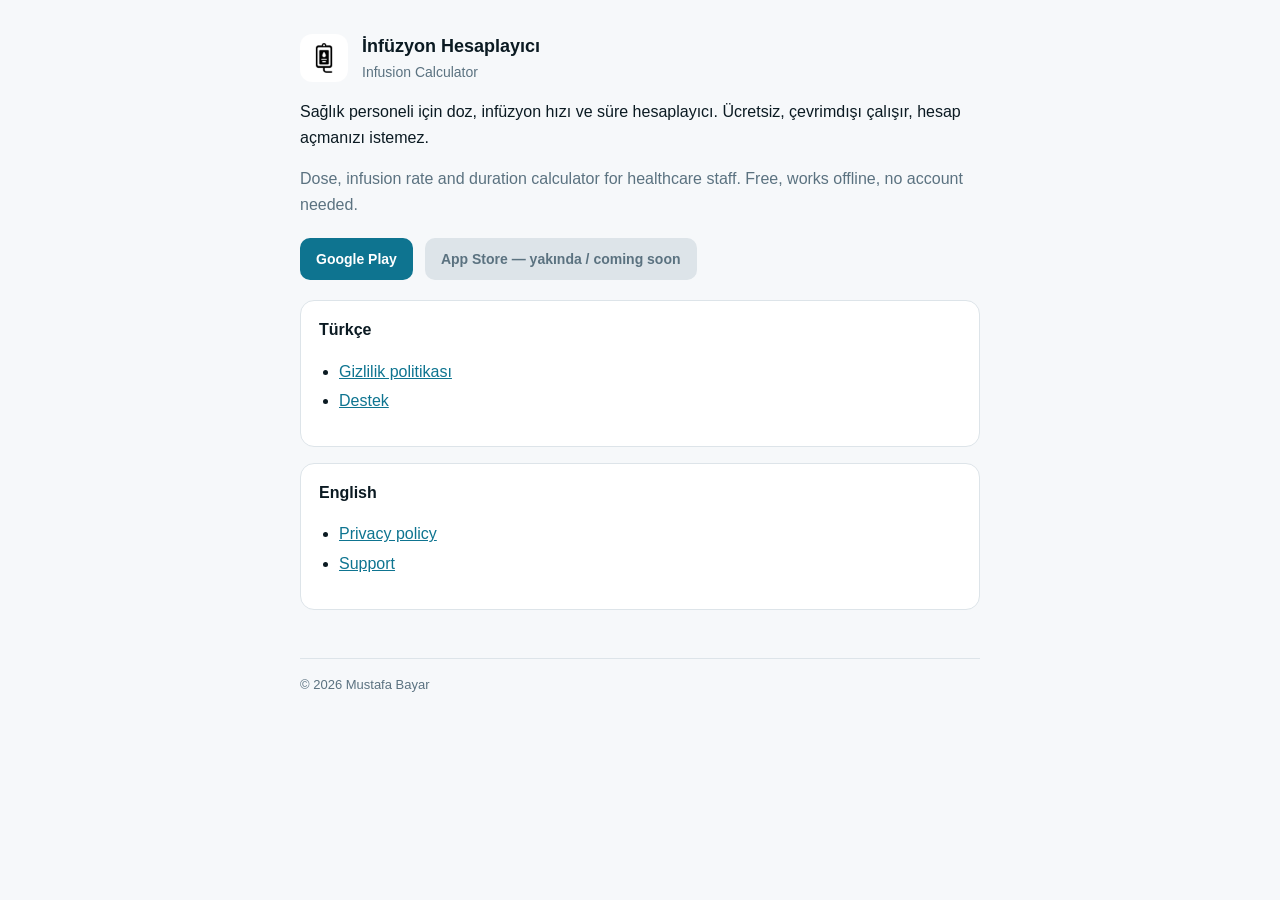
<file: index.html>
<!doctype html>
<html lang="tr">
<head>
<meta charset="utf-8">
<meta name="viewport" content="width=device-width, initial-scale=1">
<title>İnfüzyon Hesaplayıcı</title>
<meta name="description" content="Sağlık personeli için IV infüzyon, doz ve pompa hızı hesaplayıcı. Çevrimdışı, ücretsiz.">
<link rel="icon" href="ikon.png">
<link rel="stylesheet" href="style.css">
</head>
<body>
<main>
  <header>
    <img src="ikon.png" alt="">
    <div>
      <div class="ad">İnfüzyon Hesaplayıcı</div>
      <div class="alt">Infusion Calculator</div>
    </div>
  </header>

  <p>Sağlık personeli için doz, infüzyon hızı ve süre hesaplayıcı. Ücretsiz, çevrimdışı çalışır, hesap açmanızı istemez.</p>
  <p lang="en" class="alt" style="color:var(--solgun)">Dose, infusion rate and duration calculator for healthcare staff. Free, works offline, no account needed.</p>

  <div class="rozetler">
    <a class="rozet" href="https://play.google.com/store/apps/details?id=com.mustafa.medicalcalculator">Google Play</a>
    <span class="rozet pasif">App Store — yakında / coming soon</span>
  </div>

  <div class="kart">
    <strong>Türkçe</strong>
    <ul>
      <li><a href="gizlilik.html">Gizlilik politikası</a></li>
      <li><a href="destek.html">Destek</a></li>
    </ul>
  </div>
  <div class="kart" lang="en">
    <strong>English</strong>
    <ul>
      <li><a href="privacy.html">Privacy policy</a></li>
      <li><a href="support.html">Support</a></li>
    </ul>
  </div>

  <footer>© 2026 Mustafa Bayar</footer>
</main>
</body>
</html>
</file>
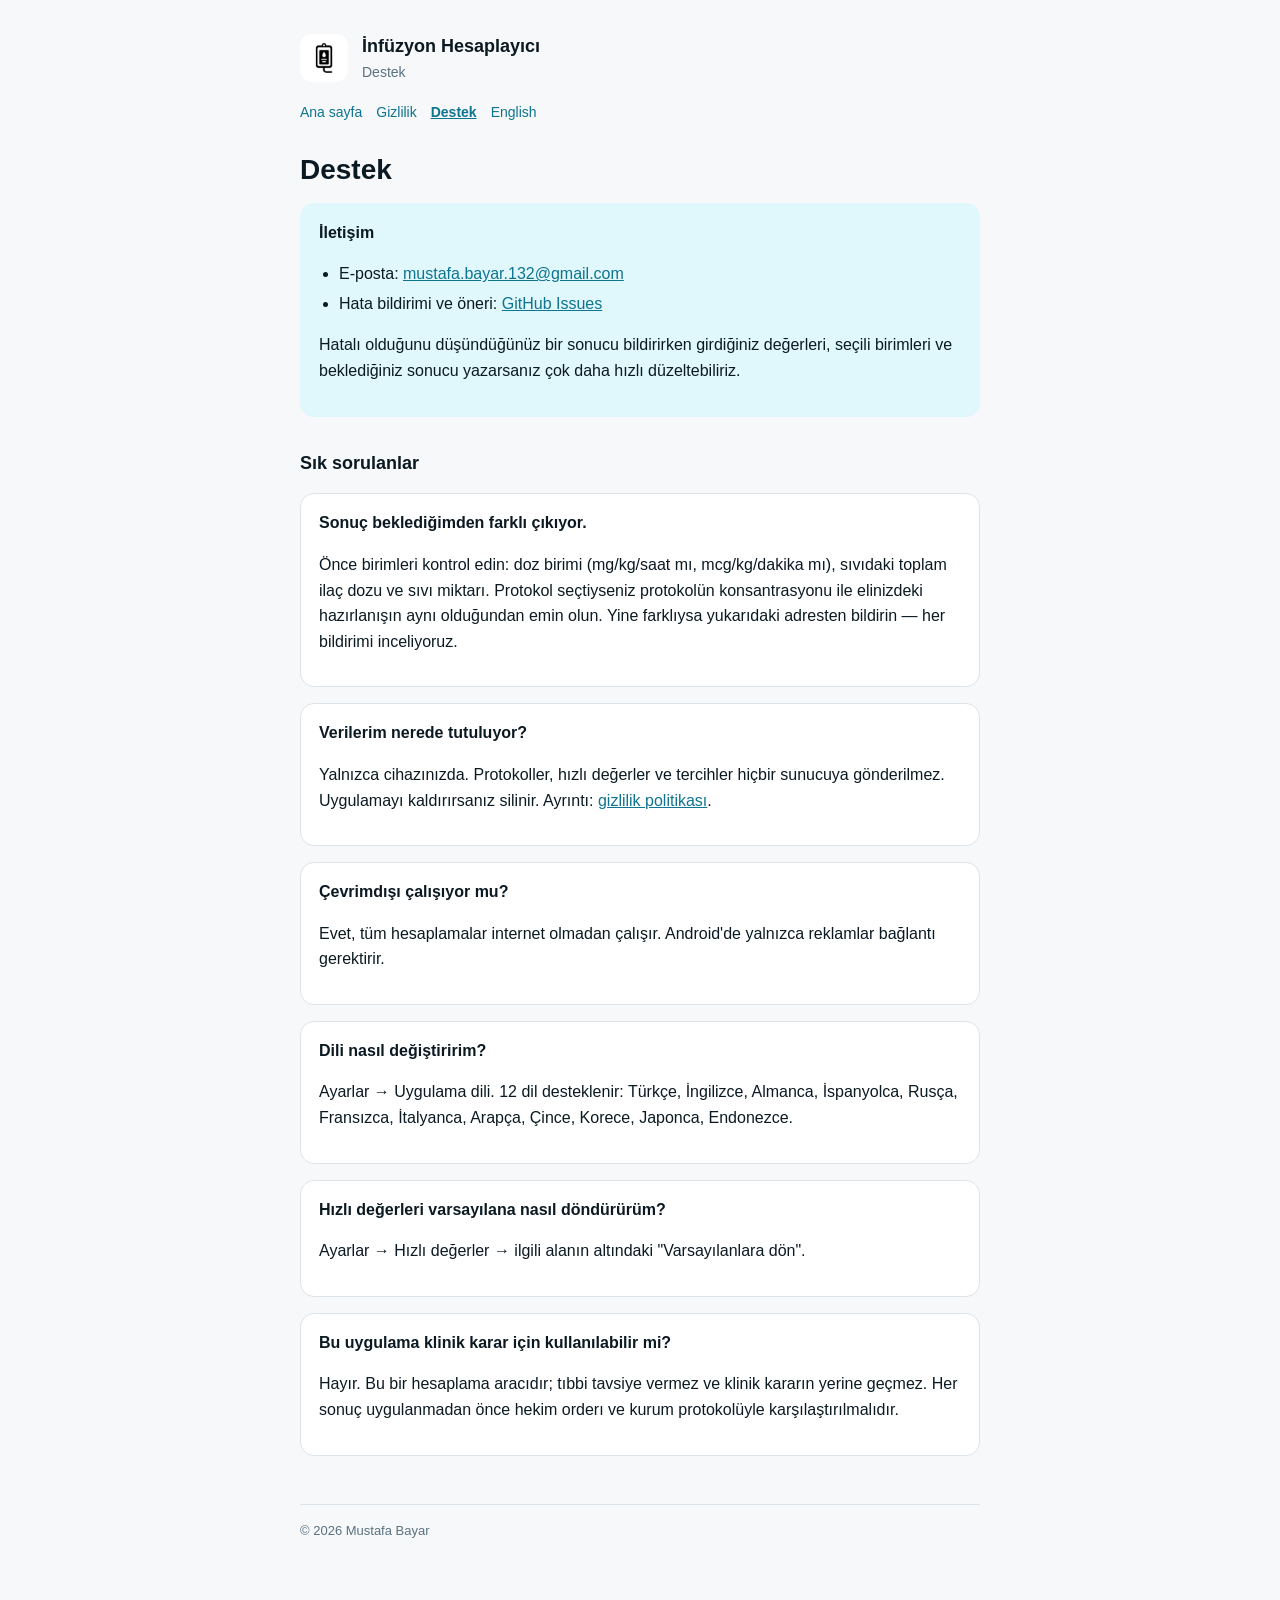
<file: destek.html>
<!doctype html>
<html lang="tr">
<head>
<meta charset="utf-8">
<meta name="viewport" content="width=device-width, initial-scale=1">
<title>Destek — İnfüzyon Hesaplayıcı</title>
<link rel="icon" href="ikon.png">
<link rel="stylesheet" href="style.css">
</head>
<body>
<main>
  <header>
    <img src="ikon.png" alt="">
    <div><div class="ad">İnfüzyon Hesaplayıcı</div><div class="alt">Destek</div></div>
  </header>
  <nav>
    <a href="index.html">Ana sayfa</a>
    <a href="gizlilik.html">Gizlilik</a>
    <a href="destek.html" aria-current="page">Destek</a>
    <a href="support.html" class="dil" lang="en">English</a>
  </nav>

  <h1>Destek</h1>

  <div class="kart vurgu" id="iletisim">
    <strong>İletişim</strong>
    <ul>
      <li>E-posta: <a href="mailto:mustafa.bayar.132@gmail.com">mustafa.bayar.132@gmail.com</a></li>
      <li>Hata bildirimi ve öneri: <a href="https://github.com/mustafabyr/infusion-calculator-site/issues">GitHub Issues</a></li>
    </ul>
    <p>Hatalı olduğunu düşündüğünüz bir sonucu bildirirken girdiğiniz değerleri, seçili birimleri ve beklediğiniz sonucu yazarsanız çok daha hızlı düzeltebiliriz.</p>
  </div>

  <h2>Sık sorulanlar</h2>

  <div class="kart">
    <strong>Sonuç beklediğimden farklı çıkıyor.</strong>
    <p>Önce birimleri kontrol edin: doz birimi (mg/kg/saat mı, mcg/kg/dakika mı), sıvıdaki toplam ilaç dozu ve sıvı miktarı. Protokol seçtiyseniz protokolün konsantrasyonu ile elinizdeki hazırlanışın aynı olduğundan emin olun. Yine farklıysa yukarıdaki adresten bildirin — her bildirimi inceliyoruz.</p>
  </div>

  <div class="kart">
    <strong>Verilerim nerede tutuluyor?</strong>
    <p>Yalnızca cihazınızda. Protokoller, hızlı değerler ve tercihler hiçbir sunucuya gönderilmez. Uygulamayı kaldırırsanız silinir. Ayrıntı: <a href="gizlilik.html">gizlilik politikası</a>.</p>
  </div>

  <div class="kart">
    <strong>Çevrimdışı çalışıyor mu?</strong>
    <p>Evet, tüm hesaplamalar internet olmadan çalışır. Android'de yalnızca reklamlar bağlantı gerektirir.</p>
  </div>

  <div class="kart">
    <strong>Dili nasıl değiştiririm?</strong>
    <p>Ayarlar → Uygulama dili. 12 dil desteklenir: Türkçe, İngilizce, Almanca, İspanyolca, Rusça, Fransızca, İtalyanca, Arapça, Çince, Korece, Japonca, Endonezce.</p>
  </div>

  <div class="kart">
    <strong>Hızlı değerleri varsayılana nasıl döndürürüm?</strong>
    <p>Ayarlar → Hızlı değerler → ilgili alanın altındaki "Varsayılanlara dön".</p>
  </div>

  <div class="kart">
    <strong>Bu uygulama klinik karar için kullanılabilir mi?</strong>
    <p>Hayır. Bu bir hesaplama aracıdır; tıbbi tavsiye vermez ve klinik kararın yerine geçmez. Her sonuç uygulanmadan önce hekim orderı ve kurum protokolüyle karşılaştırılmalıdır.</p>
  </div>

  <footer>© 2026 Mustafa Bayar</footer>
</main>
</body>
</html>
</file>
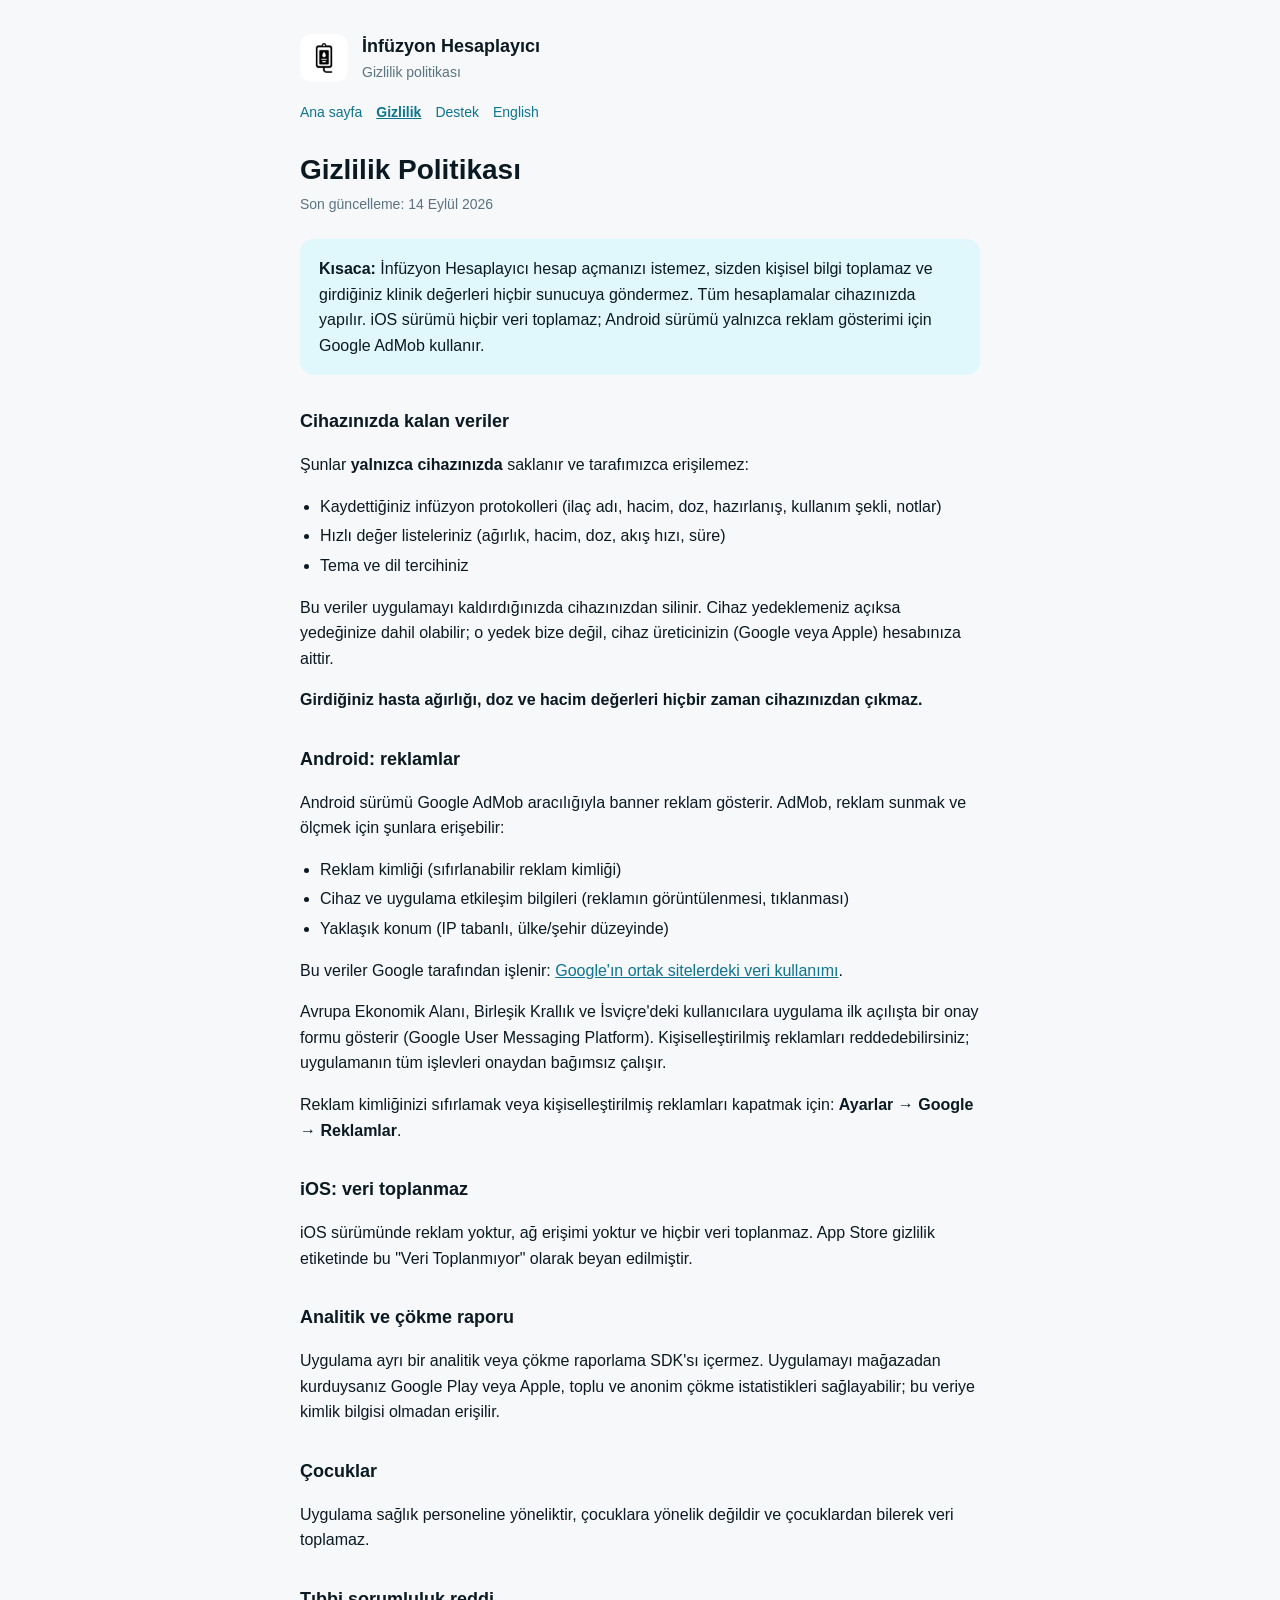
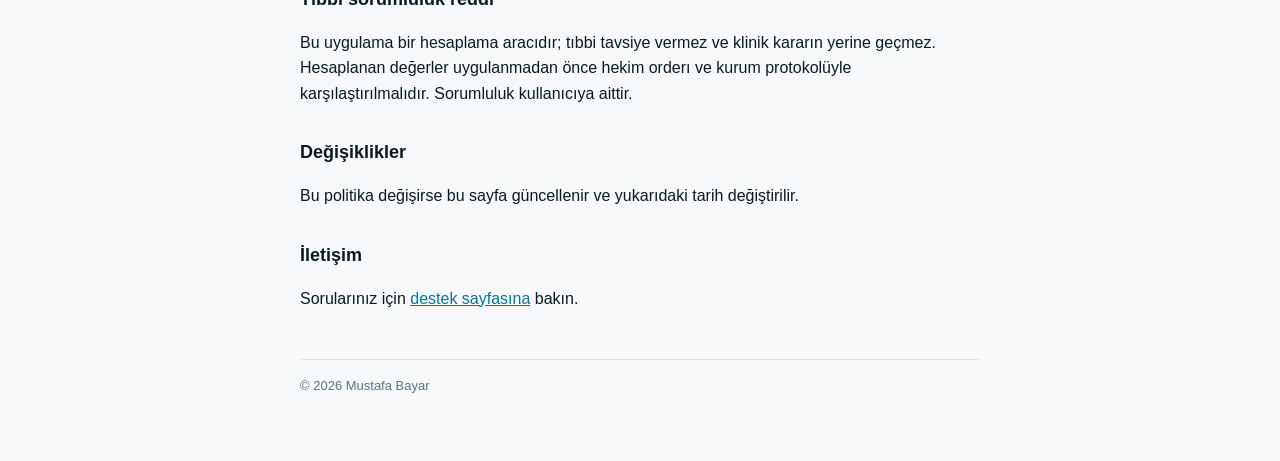
<file: gizlilik.html>
<!doctype html>
<html lang="tr">
<head>
<meta charset="utf-8">
<meta name="viewport" content="width=device-width, initial-scale=1">
<title>Gizlilik Politikası — İnfüzyon Hesaplayıcı</title>
<link rel="icon" href="ikon.png">
<link rel="stylesheet" href="style.css">
</head>
<body>
<main>
  <header>
    <img src="ikon.png" alt="">
    <div><div class="ad">İnfüzyon Hesaplayıcı</div><div class="alt">Gizlilik politikası</div></div>
  </header>
  <nav>
    <a href="index.html">Ana sayfa</a>
    <a href="gizlilik.html" aria-current="page">Gizlilik</a>
    <a href="destek.html">Destek</a>
    <a href="privacy.html" class="dil" lang="en">English</a>
  </nav>

  <h1>Gizlilik Politikası</h1>
  <p class="tarih">Son güncelleme: 14 Eylül 2026</p>

  <div class="kart vurgu">
    <strong>Kısaca:</strong> İnfüzyon Hesaplayıcı hesap açmanızı istemez, sizden kişisel bilgi toplamaz ve girdiğiniz klinik değerleri hiçbir sunucuya göndermez. Tüm hesaplamalar cihazınızda yapılır. iOS sürümü hiçbir veri toplamaz; Android sürümü yalnızca reklam gösterimi için Google AdMob kullanır.
  </div>

  <h2>Cihazınızda kalan veriler</h2>
  <p>Şunlar <strong>yalnızca cihazınızda</strong> saklanır ve tarafımızca erişilemez:</p>
  <ul>
    <li>Kaydettiğiniz infüzyon protokolleri (ilaç adı, hacim, doz, hazırlanış, kullanım şekli, notlar)</li>
    <li>Hızlı değer listeleriniz (ağırlık, hacim, doz, akış hızı, süre)</li>
    <li>Tema ve dil tercihiniz</li>
  </ul>
  <p>Bu veriler uygulamayı kaldırdığınızda cihazınızdan silinir. Cihaz yedeklemeniz açıksa yedeğinize dahil olabilir; o yedek bize değil, cihaz üreticinizin (Google veya Apple) hesabınıza aittir.</p>
  <p><strong>Girdiğiniz hasta ağırlığı, doz ve hacim değerleri hiçbir zaman cihazınızdan çıkmaz.</strong></p>

  <h2>Android: reklamlar</h2>
  <p>Android sürümü Google AdMob aracılığıyla banner reklam gösterir. AdMob, reklam sunmak ve ölçmek için şunlara erişebilir:</p>
  <ul>
    <li>Reklam kimliği (sıfırlanabilir reklam kimliği)</li>
    <li>Cihaz ve uygulama etkileşim bilgileri (reklamın görüntülenmesi, tıklanması)</li>
    <li>Yaklaşık konum (IP tabanlı, ülke/şehir düzeyinde)</li>
  </ul>
  <p>Bu veriler Google tarafından işlenir: <a href="https://policies.google.com/technologies/partner-sites">Google'ın ortak sitelerdeki veri kullanımı</a>.</p>
  <p>Avrupa Ekonomik Alanı, Birleşik Krallık ve İsviçre'deki kullanıcılara uygulama ilk açılışta bir onay formu gösterir (Google User Messaging Platform). Kişiselleştirilmiş reklamları reddedebilirsiniz; uygulamanın tüm işlevleri onaydan bağımsız çalışır.</p>
  <p>Reklam kimliğinizi sıfırlamak veya kişiselleştirilmiş reklamları kapatmak için: <strong>Ayarlar → Google → Reklamlar</strong>.</p>

  <h2>iOS: veri toplanmaz</h2>
  <p>iOS sürümünde reklam yoktur, ağ erişimi yoktur ve hiçbir veri toplanmaz. App Store gizlilik etiketinde bu "Veri Toplanmıyor" olarak beyan edilmiştir.</p>

  <h2>Analitik ve çökme raporu</h2>
  <p>Uygulama ayrı bir analitik veya çökme raporlama SDK'sı içermez. Uygulamayı mağazadan kurduysanız Google Play veya Apple, toplu ve anonim çökme istatistikleri sağlayabilir; bu veriye kimlik bilgisi olmadan erişilir.</p>

  <h2>Çocuklar</h2>
  <p>Uygulama sağlık personeline yöneliktir, çocuklara yönelik değildir ve çocuklardan bilerek veri toplamaz.</p>

  <h2>Tıbbi sorumluluk reddi</h2>
  <p>Bu uygulama bir hesaplama aracıdır; tıbbi tavsiye vermez ve klinik kararın yerine geçmez. Hesaplanan değerler uygulanmadan önce hekim orderı ve kurum protokolüyle karşılaştırılmalıdır. Sorumluluk kullanıcıya aittir.</p>

  <h2>Değişiklikler</h2>
  <p>Bu politika değişirse bu sayfa güncellenir ve yukarıdaki tarih değiştirilir.</p>

  <h2>İletişim</h2>
  <p>Sorularınız için <a href="destek.html">destek sayfasına</a> bakın.</p>

  <footer>© 2026 Mustafa Bayar</footer>
</main>
</body>
</html>
</file>
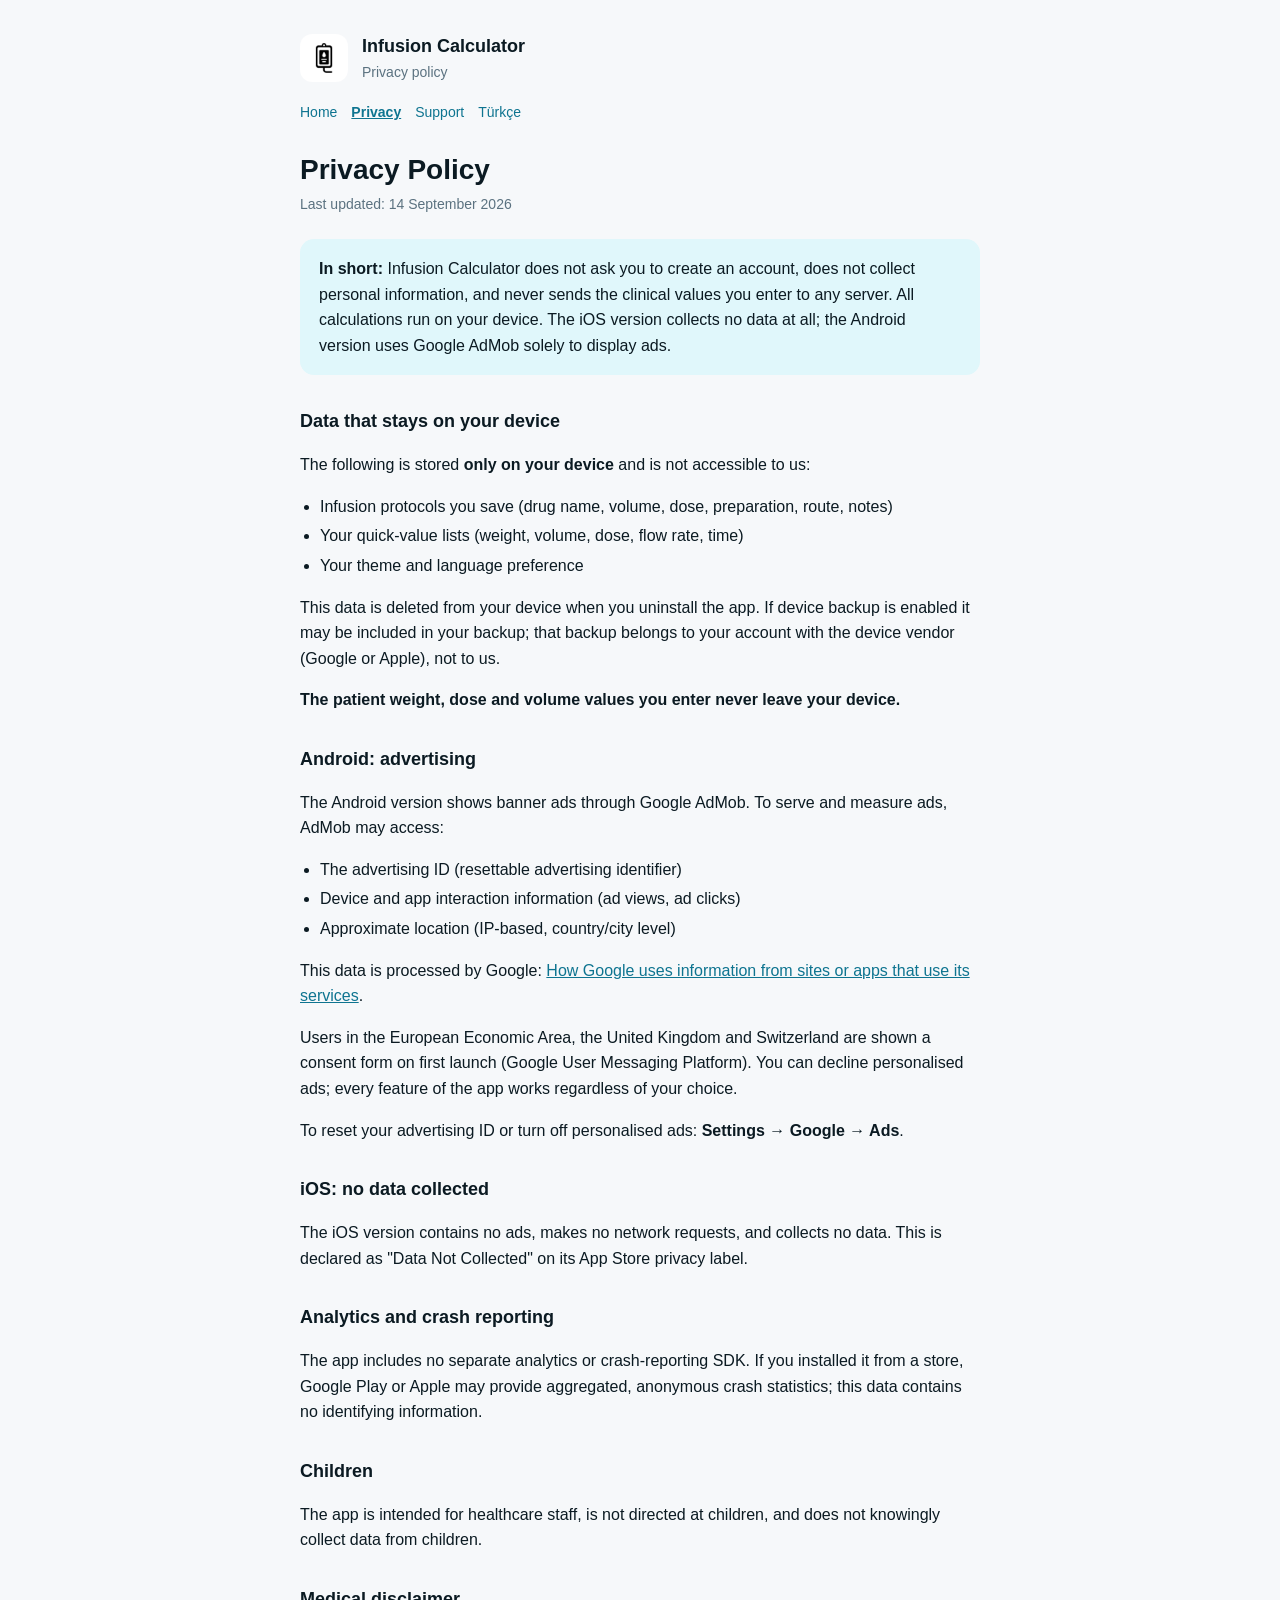
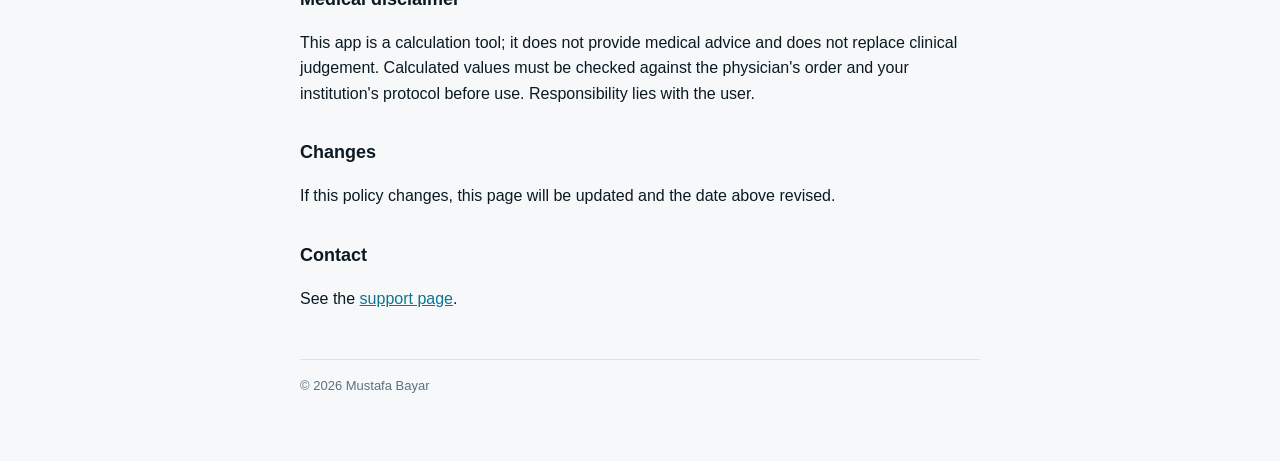
<file: privacy.html>
<!doctype html>
<html lang="en">
<head>
<meta charset="utf-8">
<meta name="viewport" content="width=device-width, initial-scale=1">
<title>Privacy Policy — Infusion Calculator</title>
<link rel="icon" href="ikon.png">
<link rel="stylesheet" href="style.css">
</head>
<body>
<main>
  <header>
    <img src="ikon.png" alt="">
    <div><div class="ad">Infusion Calculator</div><div class="alt">Privacy policy</div></div>
  </header>
  <nav>
    <a href="index.html">Home</a>
    <a href="privacy.html" aria-current="page">Privacy</a>
    <a href="support.html">Support</a>
    <a href="gizlilik.html" class="dil" lang="tr">Türkçe</a>
  </nav>

  <h1>Privacy Policy</h1>
  <p class="tarih">Last updated: 14 September 2026</p>

  <div class="kart vurgu">
    <strong>In short:</strong> Infusion Calculator does not ask you to create an account, does not collect personal information, and never sends the clinical values you enter to any server. All calculations run on your device. The iOS version collects no data at all; the Android version uses Google AdMob solely to display ads.
  </div>

  <h2>Data that stays on your device</h2>
  <p>The following is stored <strong>only on your device</strong> and is not accessible to us:</p>
  <ul>
    <li>Infusion protocols you save (drug name, volume, dose, preparation, route, notes)</li>
    <li>Your quick-value lists (weight, volume, dose, flow rate, time)</li>
    <li>Your theme and language preference</li>
  </ul>
  <p>This data is deleted from your device when you uninstall the app. If device backup is enabled it may be included in your backup; that backup belongs to your account with the device vendor (Google or Apple), not to us.</p>
  <p><strong>The patient weight, dose and volume values you enter never leave your device.</strong></p>

  <h2>Android: advertising</h2>
  <p>The Android version shows banner ads through Google AdMob. To serve and measure ads, AdMob may access:</p>
  <ul>
    <li>The advertising ID (resettable advertising identifier)</li>
    <li>Device and app interaction information (ad views, ad clicks)</li>
    <li>Approximate location (IP-based, country/city level)</li>
  </ul>
  <p>This data is processed by Google: <a href="https://policies.google.com/technologies/partner-sites">How Google uses information from sites or apps that use its services</a>.</p>
  <p>Users in the European Economic Area, the United Kingdom and Switzerland are shown a consent form on first launch (Google User Messaging Platform). You can decline personalised ads; every feature of the app works regardless of your choice.</p>
  <p>To reset your advertising ID or turn off personalised ads: <strong>Settings → Google → Ads</strong>.</p>

  <h2>iOS: no data collected</h2>
  <p>The iOS version contains no ads, makes no network requests, and collects no data. This is declared as "Data Not Collected" on its App Store privacy label.</p>

  <h2>Analytics and crash reporting</h2>
  <p>The app includes no separate analytics or crash-reporting SDK. If you installed it from a store, Google Play or Apple may provide aggregated, anonymous crash statistics; this data contains no identifying information.</p>

  <h2>Children</h2>
  <p>The app is intended for healthcare staff, is not directed at children, and does not knowingly collect data from children.</p>

  <h2>Medical disclaimer</h2>
  <p>This app is a calculation tool; it does not provide medical advice and does not replace clinical judgement. Calculated values must be checked against the physician's order and your institution's protocol before use. Responsibility lies with the user.</p>

  <h2>Changes</h2>
  <p>If this policy changes, this page will be updated and the date above revised.</p>

  <h2>Contact</h2>
  <p>See the <a href="support.html">support page</a>.</p>

  <footer>© 2026 Mustafa Bayar</footer>
</main>
</body>
</html>
</file>
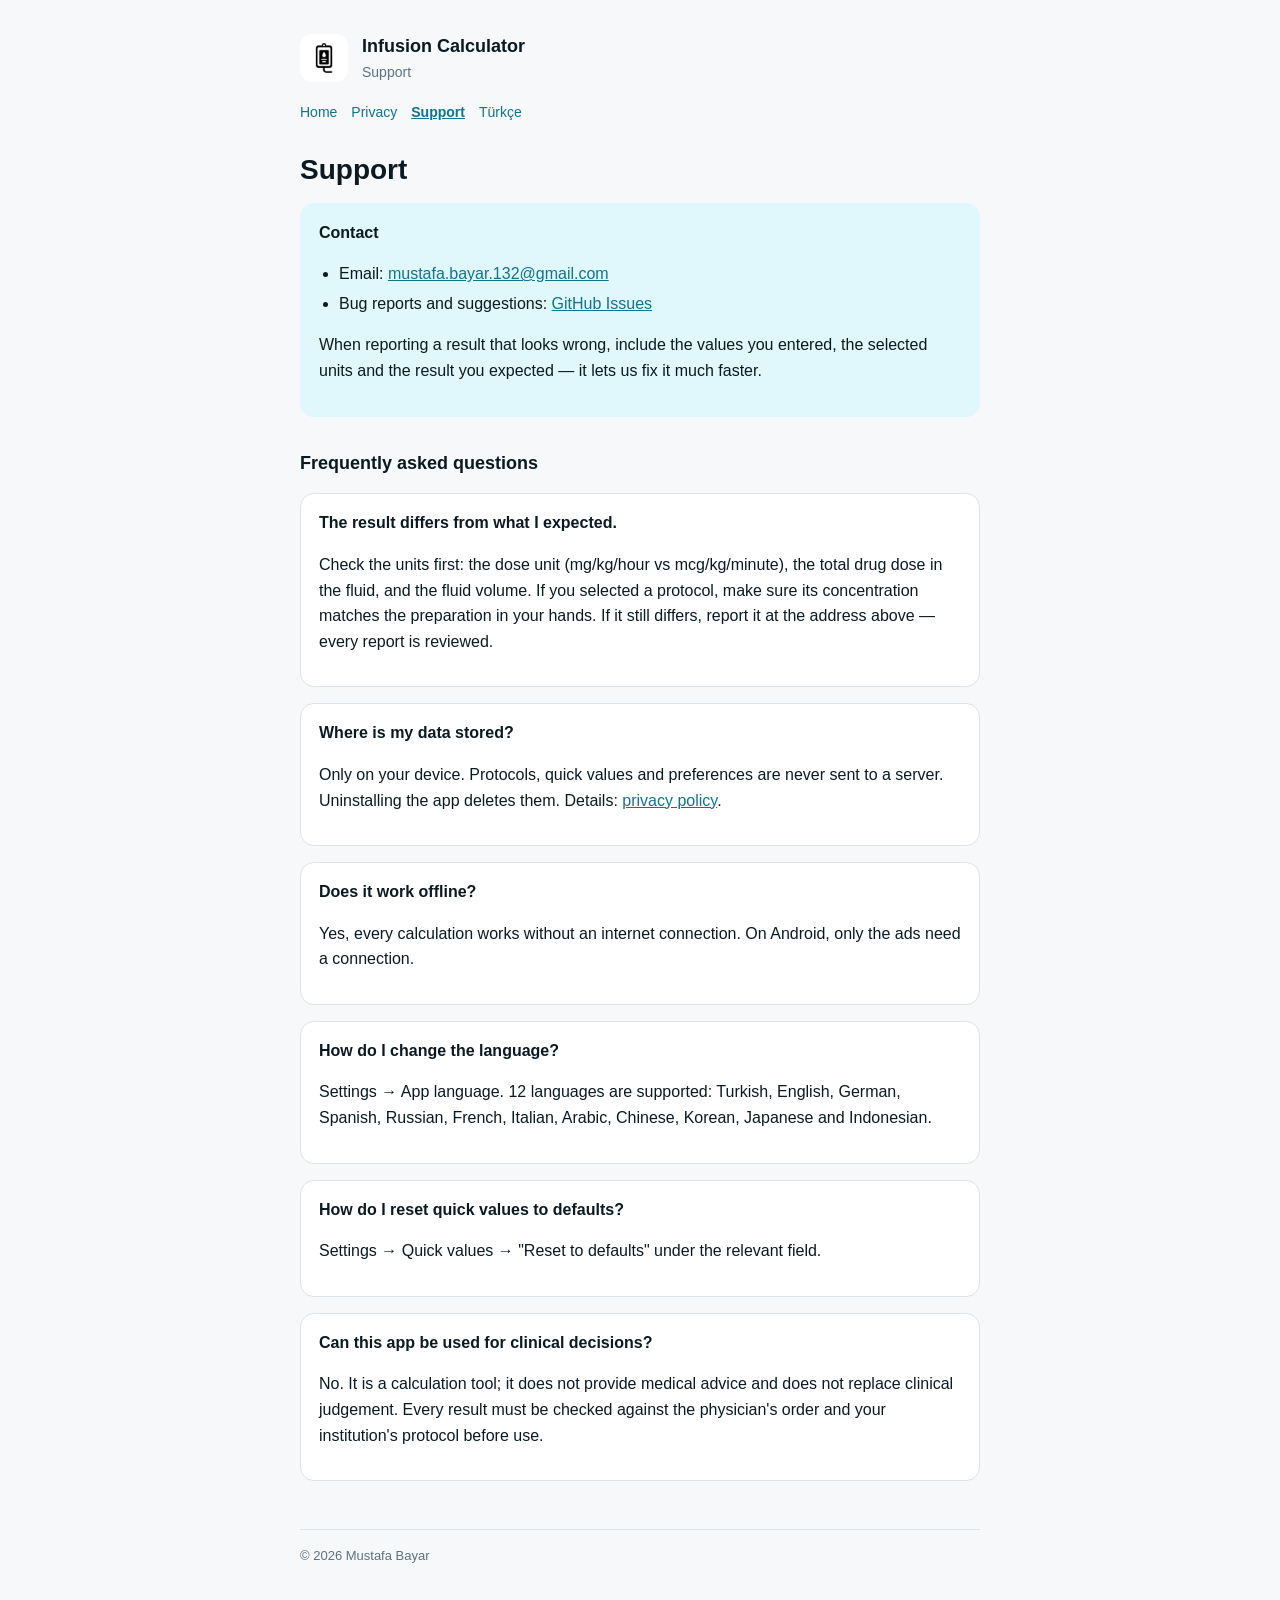
<file: support.html>
<!doctype html>
<html lang="en">
<head>
<meta charset="utf-8">
<meta name="viewport" content="width=device-width, initial-scale=1">
<title>Support — Infusion Calculator</title>
<link rel="icon" href="ikon.png">
<link rel="stylesheet" href="style.css">
</head>
<body>
<main>
  <header>
    <img src="ikon.png" alt="">
    <div><div class="ad">Infusion Calculator</div><div class="alt">Support</div></div>
  </header>
  <nav>
    <a href="index.html">Home</a>
    <a href="privacy.html">Privacy</a>
    <a href="support.html" aria-current="page">Support</a>
    <a href="destek.html" class="dil" lang="tr">Türkçe</a>
  </nav>

  <h1>Support</h1>

  <div class="kart vurgu" id="contact">
    <strong>Contact</strong>
    <ul>
      <li>Email: <a href="mailto:mustafa.bayar.132@gmail.com">mustafa.bayar.132@gmail.com</a></li>
      <li>Bug reports and suggestions: <a href="https://github.com/mustafabyr/infusion-calculator-site/issues">GitHub Issues</a></li>
    </ul>
    <p>When reporting a result that looks wrong, include the values you entered, the selected units and the result you expected — it lets us fix it much faster.</p>
  </div>

  <h2>Frequently asked questions</h2>

  <div class="kart">
    <strong>The result differs from what I expected.</strong>
    <p>Check the units first: the dose unit (mg/kg/hour vs mcg/kg/minute), the total drug dose in the fluid, and the fluid volume. If you selected a protocol, make sure its concentration matches the preparation in your hands. If it still differs, report it at the address above — every report is reviewed.</p>
  </div>

  <div class="kart">
    <strong>Where is my data stored?</strong>
    <p>Only on your device. Protocols, quick values and preferences are never sent to a server. Uninstalling the app deletes them. Details: <a href="privacy.html">privacy policy</a>.</p>
  </div>

  <div class="kart">
    <strong>Does it work offline?</strong>
    <p>Yes, every calculation works without an internet connection. On Android, only the ads need a connection.</p>
  </div>

  <div class="kart">
    <strong>How do I change the language?</strong>
    <p>Settings → App language. 12 languages are supported: Turkish, English, German, Spanish, Russian, French, Italian, Arabic, Chinese, Korean, Japanese and Indonesian.</p>
  </div>

  <div class="kart">
    <strong>How do I reset quick values to defaults?</strong>
    <p>Settings → Quick values → "Reset to defaults" under the relevant field.</p>
  </div>

  <div class="kart">
    <strong>Can this app be used for clinical decisions?</strong>
    <p>No. It is a calculation tool; it does not provide medical advice and does not replace clinical judgement. Every result must be checked against the physician's order and your institution's protocol before use.</p>
  </div>

  <footer>© 2026 Mustafa Bayar</footer>
</main>
</body>
</html>
</file>
<file: style.css>
/* İnfüzyon Hesaplayıcı — site. Renkler uygulamanın kendi paleti (Palet.kt). */
:root {
  --zemin: #f6f8fa; --kart: #ffffff; --metin: #0b1a22; --solgun: #5b7280;
  --cizgi: #dde4e9; --vurgu: #0e7490; --vurgu-yumusak: #e0f7fb;
}
@media (prefers-color-scheme: dark) {
  :root {
    --zemin: #070f14; --kart: #0f1d24; --metin: #f3f7f9; --solgun: #7e95a3;
    --cizgi: #1b2b34; --vurgu: #22d3ee; --vurgu-yumusak: #0a2a33;
  }
}
* { box-sizing: border-box; }
html { color-scheme: light dark; }
body {
  margin: 0; background: var(--zemin); color: var(--metin);
  font: 16px/1.6 -apple-system, BlinkMacSystemFont, "Segoe UI", Roboto, Helvetica, Arial, sans-serif;
}
main { max-width: 720px; margin: 0 auto; padding: 32px 20px 64px; }
header { display: flex; align-items: center; gap: 14px; margin-bottom: 8px; }
header img { width: 48px; height: 48px; border-radius: 12px; }
header .ad { font-weight: 700; font-size: 18px; }
header .alt { color: var(--solgun); font-size: 14px; }
nav { display: flex; gap: 14px; flex-wrap: wrap; font-size: 14px; margin: 18px 0 28px; }
nav a { color: var(--vurgu); text-decoration: none; }
nav a[aria-current] { font-weight: 600; text-decoration: underline; }
h1 { font-size: 28px; line-height: 1.25; margin: 0 0 6px; }
h2 { font-size: 18px; margin: 32px 0 8px; }
.tarih { color: var(--solgun); font-size: 14px; margin: 0 0 24px; }
.kart {
  background: var(--kart); border: 1px solid var(--cizgi); border-radius: 14px;
  padding: 16px 18px; margin: 16px 0;
}
.vurgu { background: var(--vurgu-yumusak); border-color: transparent; }
a { color: var(--vurgu); }
ul { padding-left: 20px; }
li { margin: 4px 0; }
.dil { float: right; font-size: 14px; }
.rozetler { display: flex; gap: 12px; flex-wrap: wrap; margin: 20px 0; }
.rozet {
  display: inline-block; padding: 10px 16px; border-radius: 10px; font-weight: 600;
  background: var(--vurgu); color: #fff; text-decoration: none; font-size: 14px;
}
.rozet.pasif { background: var(--cizgi); color: var(--solgun); pointer-events: none; }
footer { margin-top: 48px; color: var(--solgun); font-size: 13px; border-top: 1px solid var(--cizgi); padding-top: 16px; }
</file>
